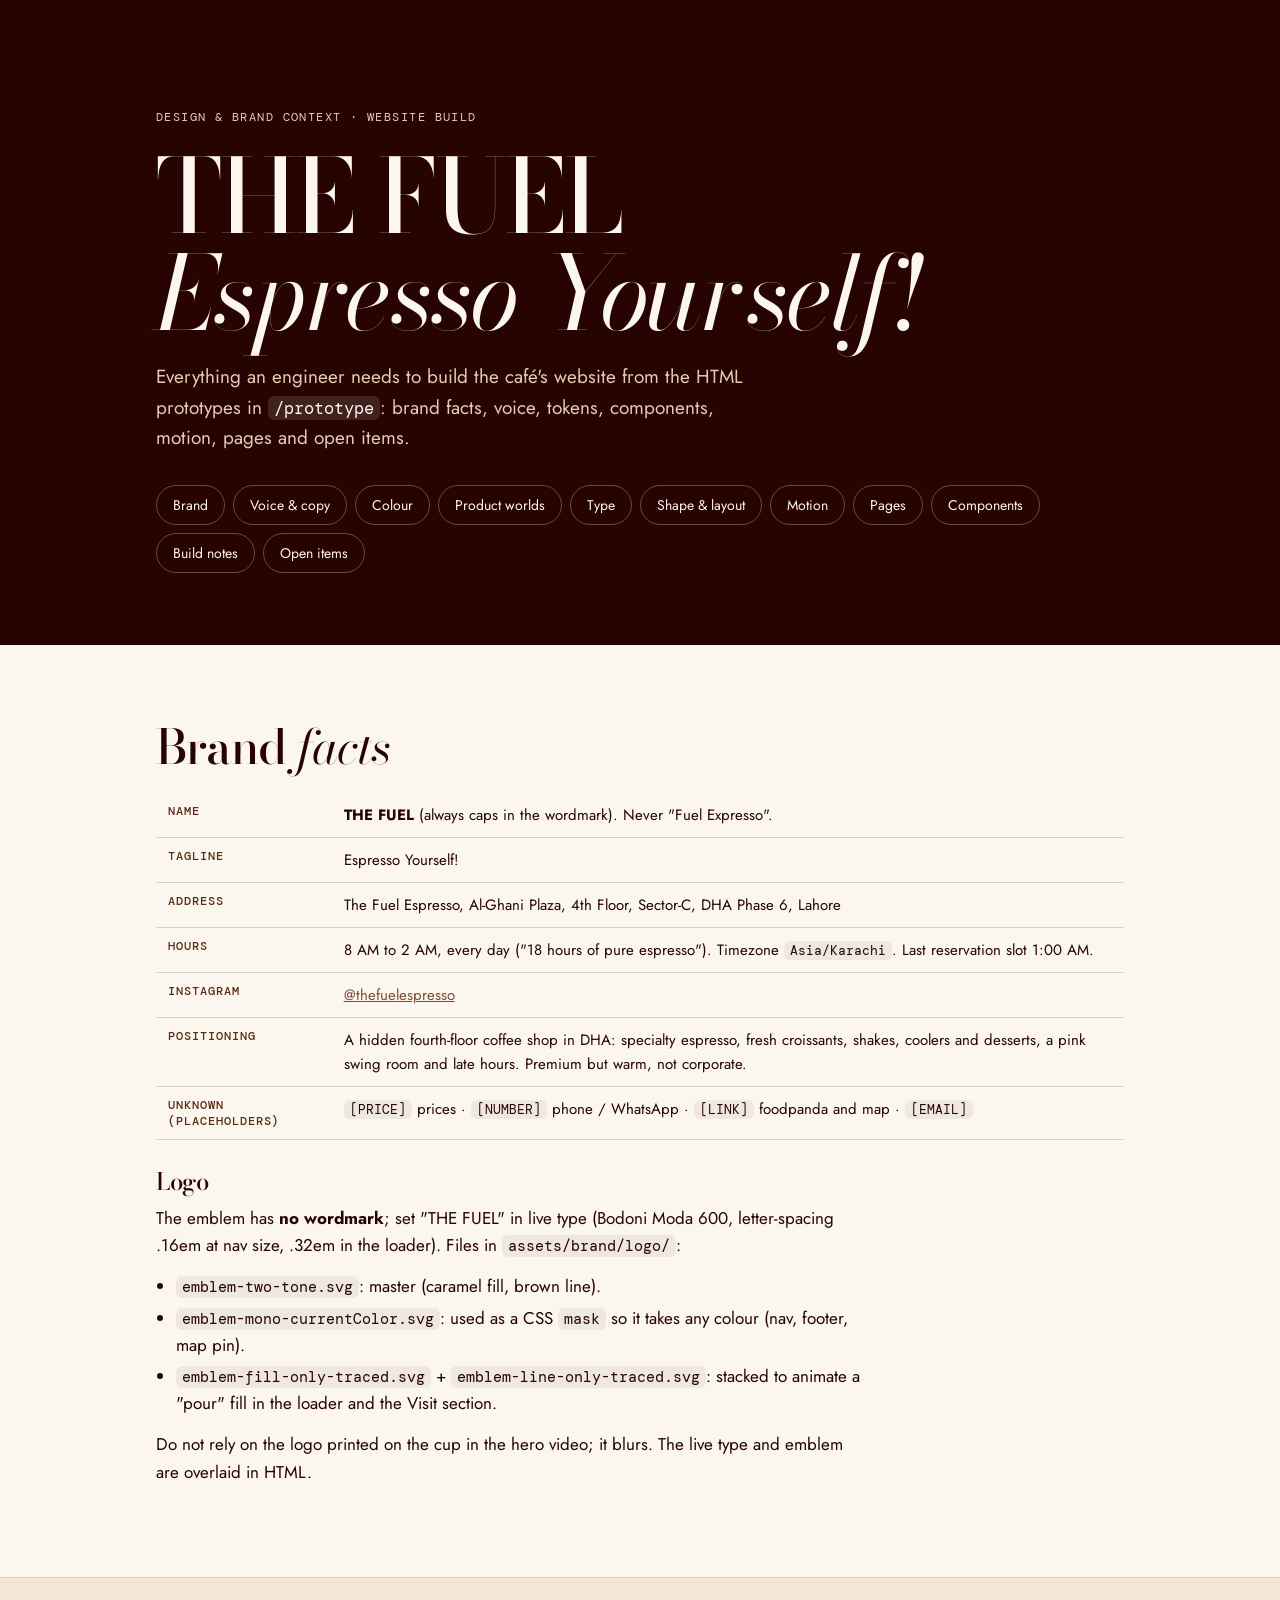
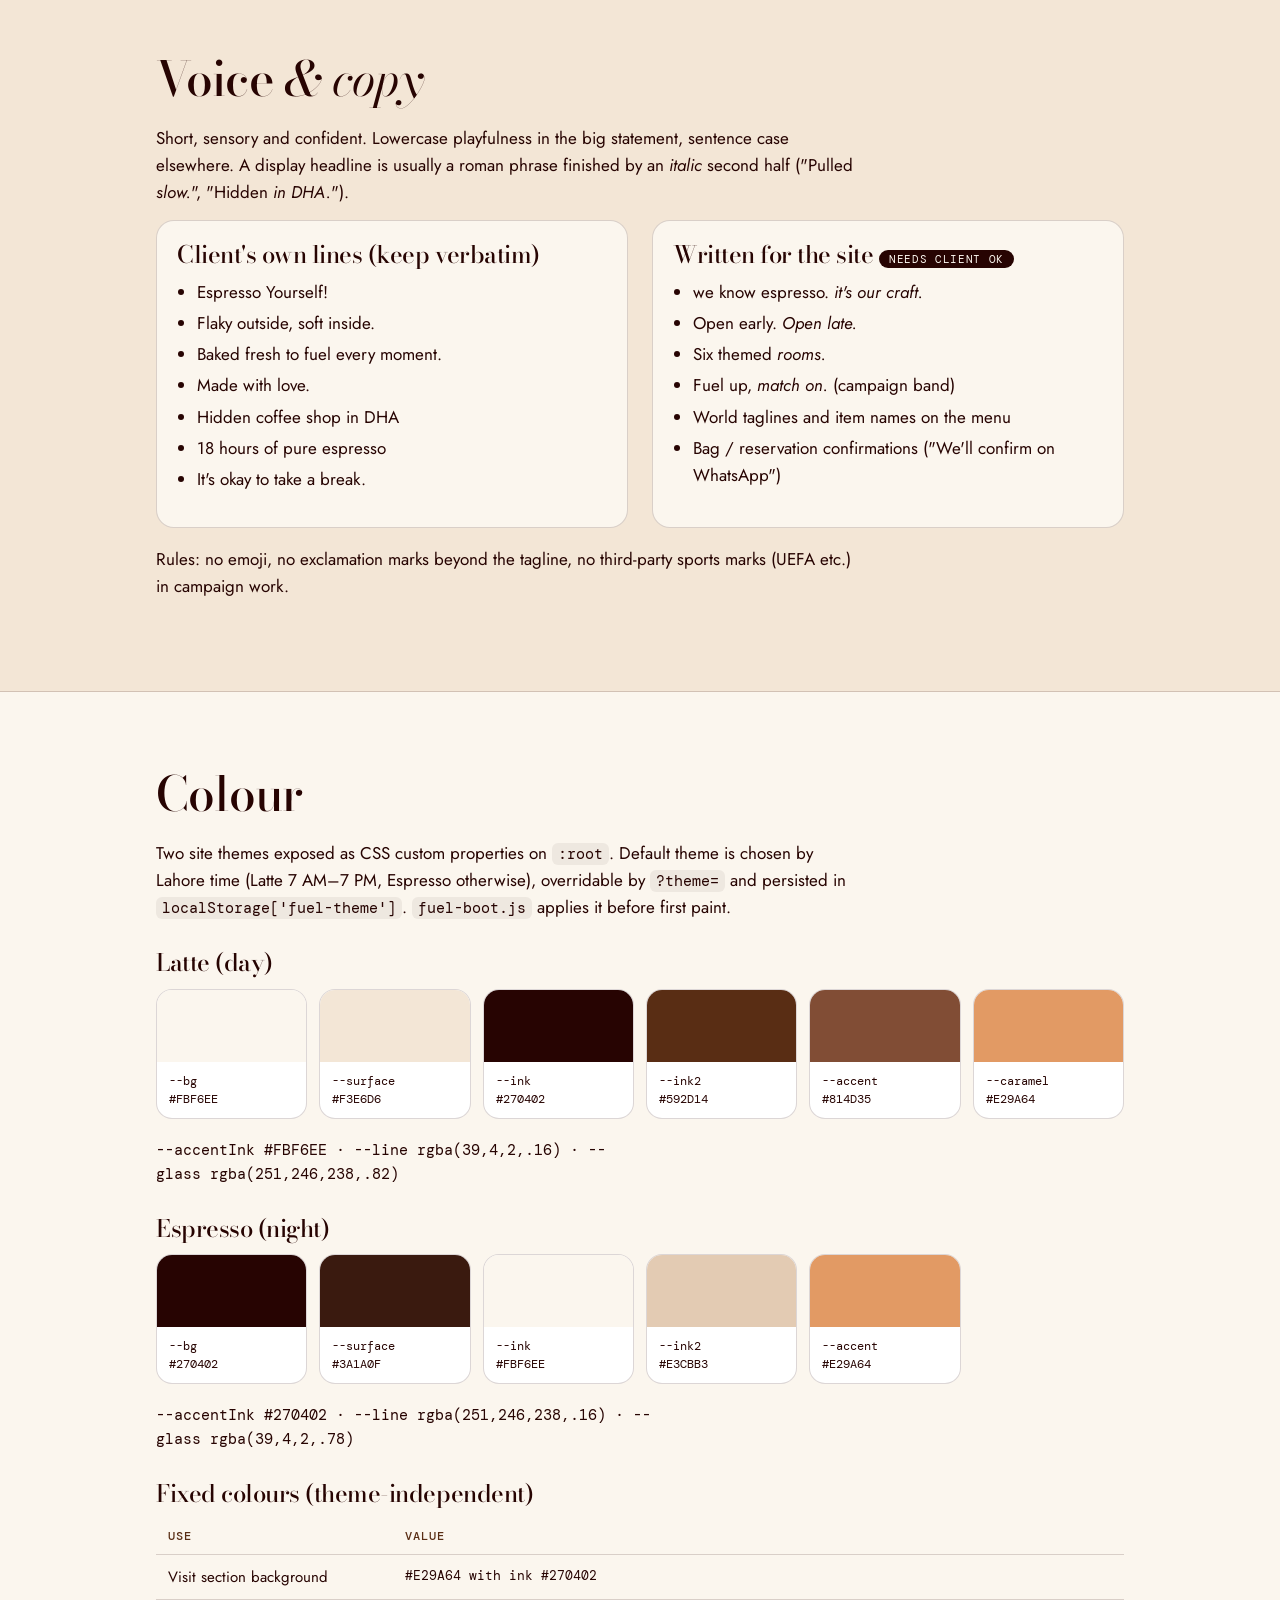
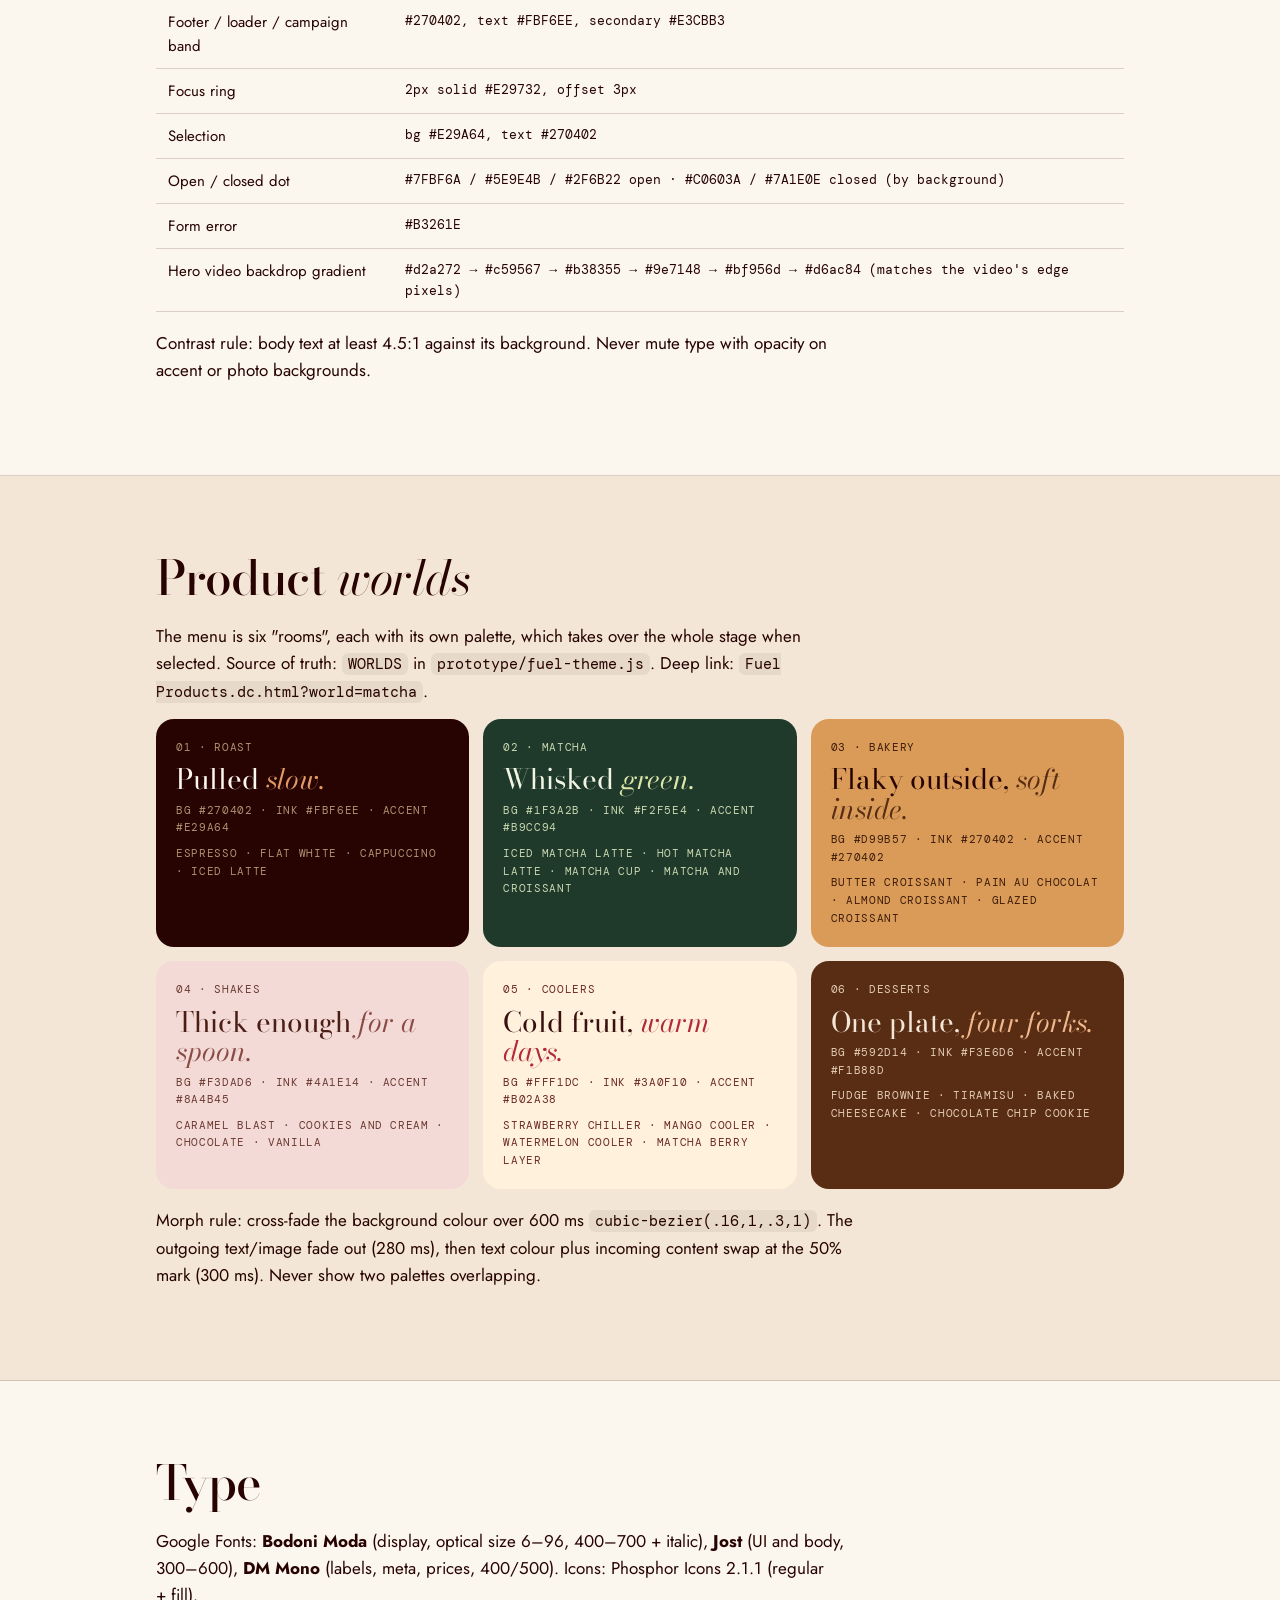
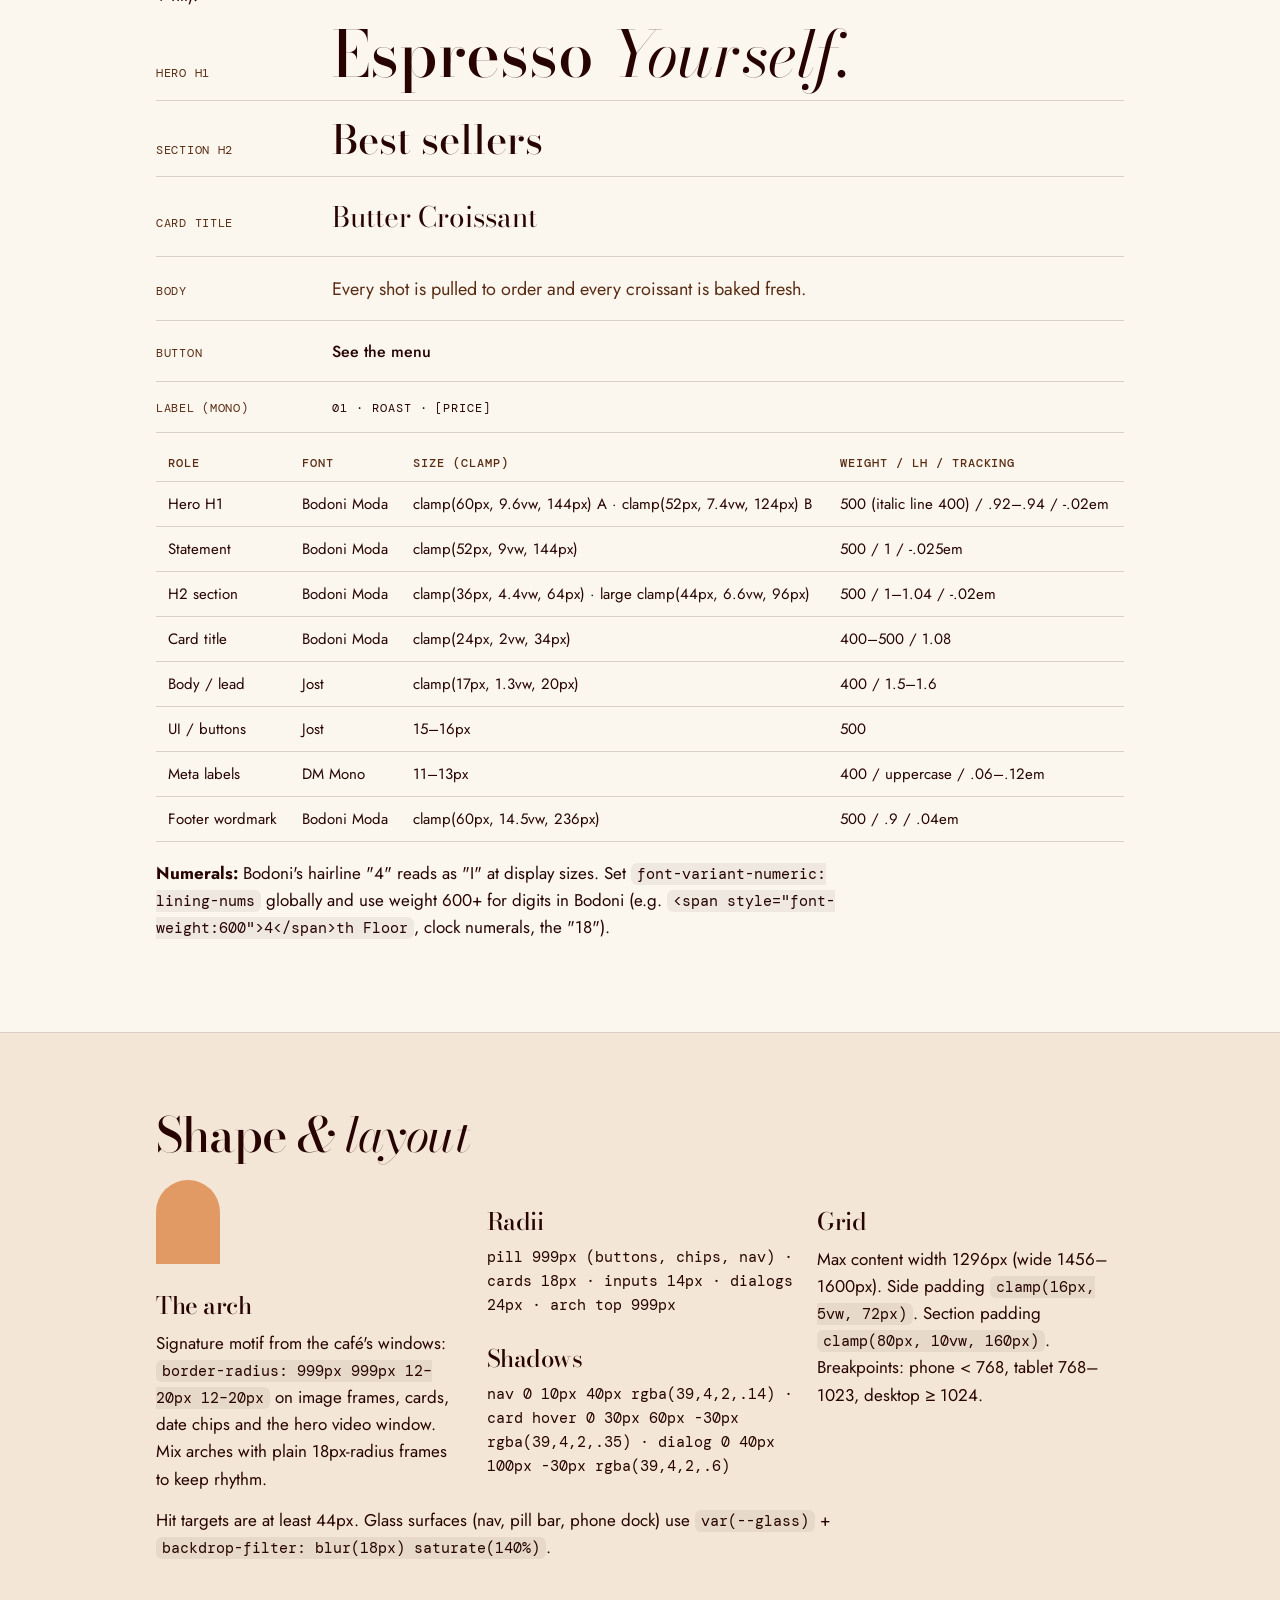
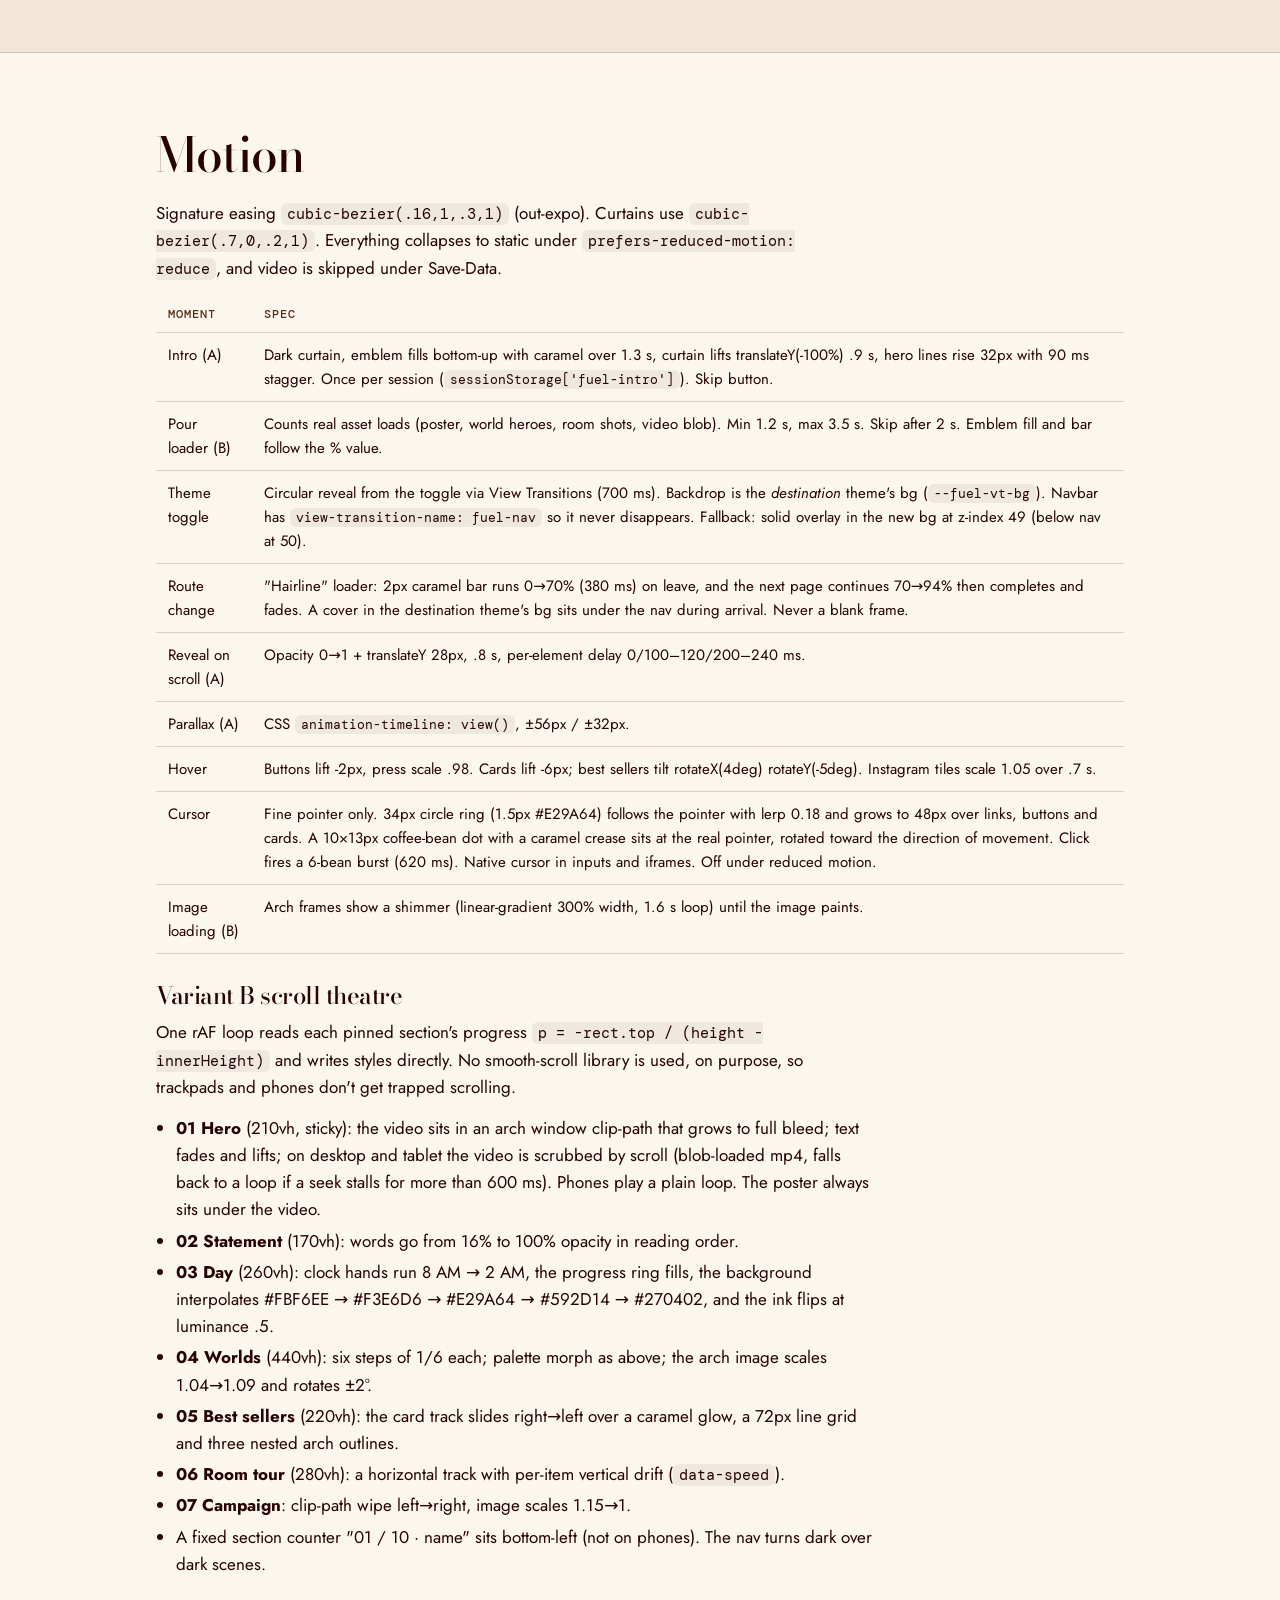
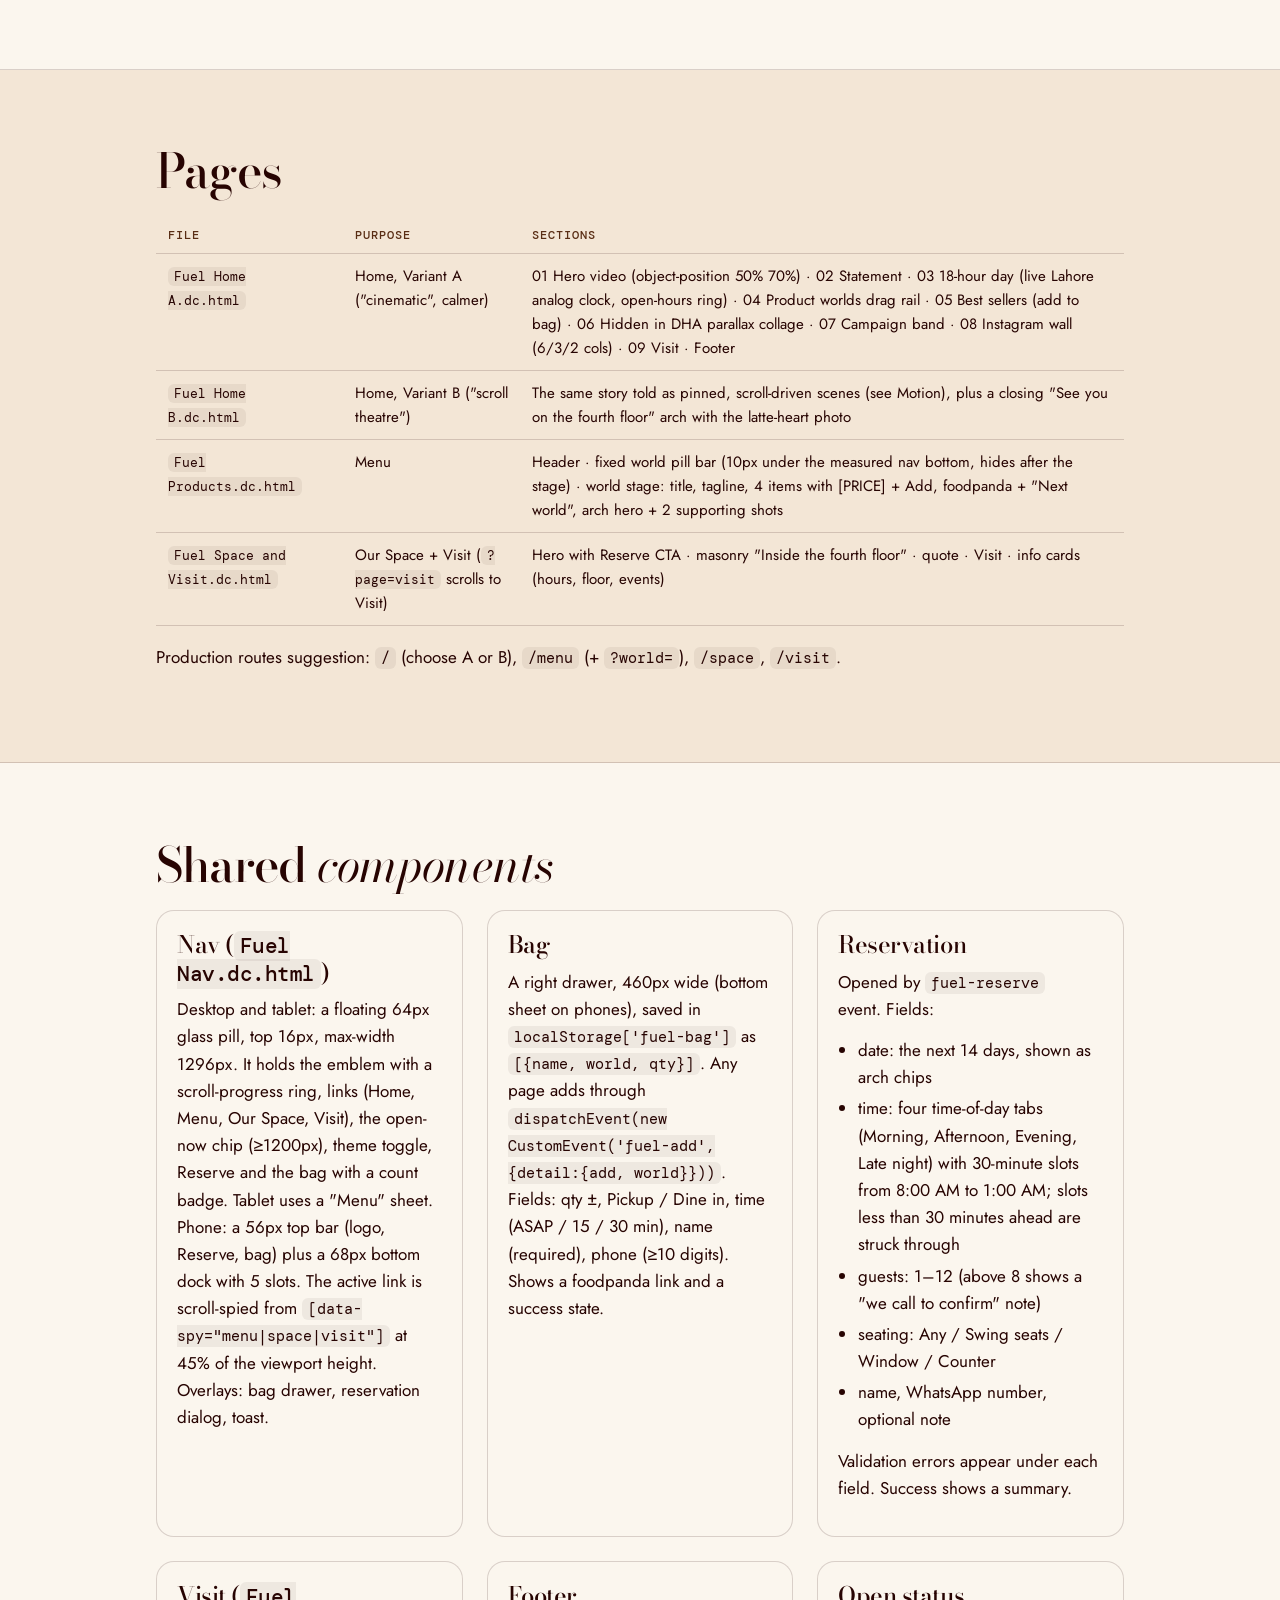
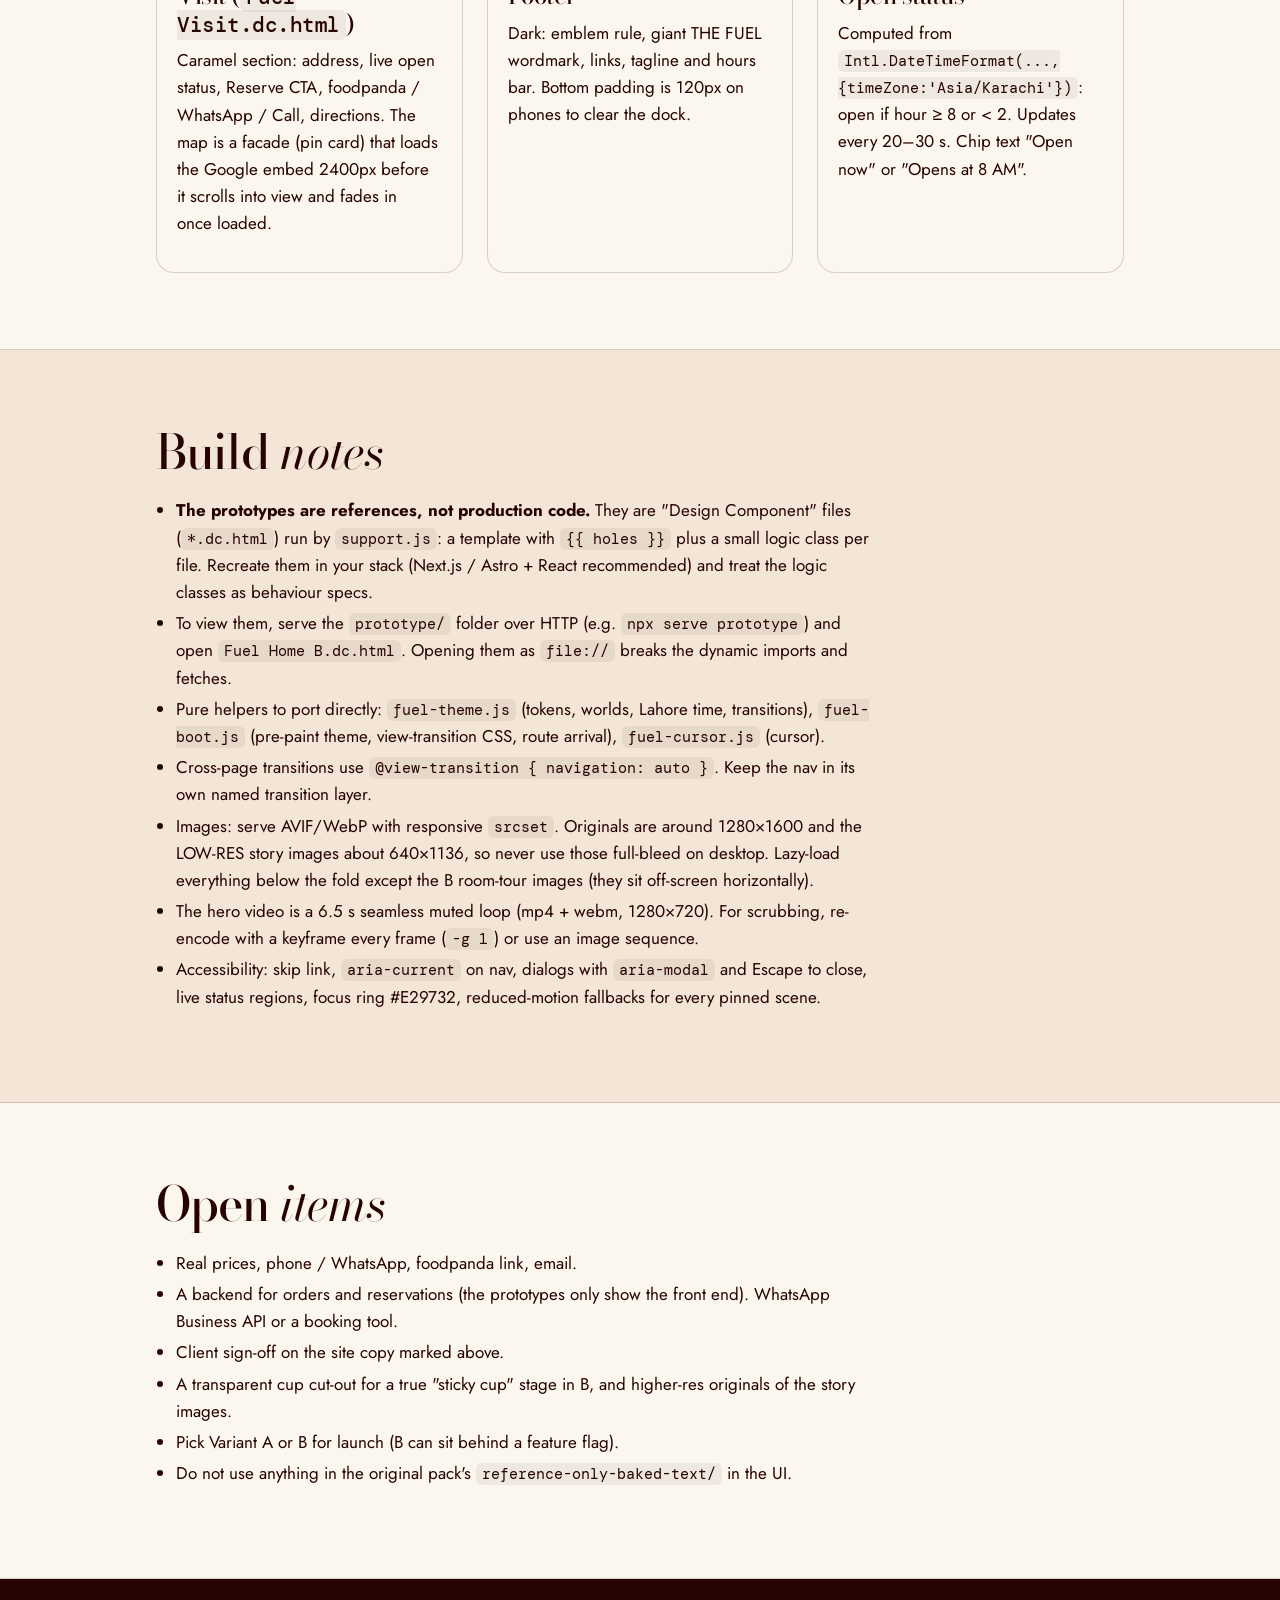
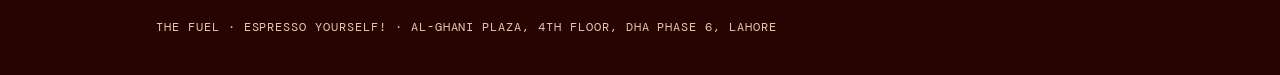
<file: context.html>
<!DOCTYPE html>
<html lang="en">
<head>
<meta charset="utf-8">
<meta name="viewport" content="width=device-width, initial-scale=1">
<title>THE FUEL · Design &amp; brand context</title>
<link rel="preconnect" href="https://fonts.googleapis.com">
<link rel="preconnect" href="https://fonts.gstatic.com" crossorigin>
<link rel="stylesheet" href="https://fonts.googleapis.com/css2?family=Bodoni+Moda:ital,opsz,wght@0,6..96,400..700;1,6..96,400..700&family=DM+Mono:wght@400;500&family=Jost:wght@300..600&display=swap">
<style>
:root{--bg:#FBF6EE;--surface:#F3E6D6;--ink:#270402;--ink2:#592D14;--accent:#814D35;--caramel:#E29A64;--line:rgba(39,4,2,.16)}
*{box-sizing:border-box}
html{background:var(--bg)}
body{margin:0;color:var(--ink);font:17px/1.6 Jost,system-ui,sans-serif;font-variant-numeric:lining-nums;-webkit-font-smoothing:antialiased}
a{color:var(--accent)} a:hover{color:var(--ink)}
.wrap{max-width:1080px;margin:0 auto;padding:0 clamp(16px,5vw,56px)}
header.top{background:#270402;color:#FBF6EE;padding:clamp(56px,8vw,104px) 0 clamp(40px,6vw,72px)}
header.top .eyebrow{font:400 12px 'DM Mono',monospace;letter-spacing:.12em;text-transform:uppercase;color:#E3CBB3}
h1,h2,h3{font-family:'Bodoni Moda',serif;font-weight:500;letter-spacing:-.02em;margin:0}
h1{font-size:clamp(48px,8vw,104px);line-height:.95;margin:18px 0 20px}
h1 em,h2 em{font-weight:400}
h2{font-size:clamp(32px,4vw,48px);line-height:1.05;margin-bottom:20px}
h3{font-size:24px;line-height:1.15;margin:28px 0 10px}
section{padding:clamp(48px,6vw,80px) 0;border-bottom:1px solid var(--line)}
section:nth-of-type(even){background:var(--surface)}
p{margin:0 0 14px;max-width:70ch;text-wrap:pretty}
.mono,code{font-family:'DM Mono',monospace;font-size:.88em}
code{background:rgba(39,4,2,.06);padding:1px 6px;border-radius:6px}
.lead{font-size:19px;color:#E3CBB3;max-width:56ch}
nav.toc{display:flex;flex-wrap:wrap;gap:8px;margin-top:32px}
nav.toc a{display:inline-flex;align-items:center;min-height:40px;padding:0 16px;border-radius:999px;border:1px solid rgba(251,246,238,.28);color:#FBF6EE;text-decoration:none;font-size:14px}
nav.toc a:hover{background:rgba(226,154,100,.22);color:#FBF6EE}
table{width:100%;border-collapse:collapse;font-size:15px;margin:8px 0 18px}
th,td{text-align:left;padding:10px 12px;border-bottom:1px solid var(--line);vertical-align:top}
th{font:500 12px 'DM Mono',monospace;letter-spacing:.08em;text-transform:uppercase;color:var(--ink2)}
.sw{display:grid;grid-template-columns:repeat(auto-fill,minmax(150px,1fr));gap:12px;margin:12px 0 20px}
.sw div{border-radius:16px;overflow:hidden;border:1px solid var(--line);background:#fff}
.sw span{display:block;height:72px}
.sw p{margin:0;padding:10px 12px;font:400 12px/1.5 'DM Mono',monospace}
.worlds{display:grid;grid-template-columns:repeat(auto-fill,minmax(300px,1fr));gap:14px}
.world{border-radius:18px;padding:20px;display:flex;flex-direction:column;gap:8px}
.world .t{font-family:'Bodoni Moda',serif;font-size:28px;line-height:1.05}
.world .m{font:400 11px/1.6 'DM Mono',monospace;letter-spacing:.06em;text-transform:uppercase}
.type{display:grid;gap:18px;margin:12px 0}
.type div{display:grid;grid-template-columns:minmax(0,160px) minmax(0,1fr);gap:16px;align-items:baseline;padding-bottom:16px;border-bottom:1px solid var(--line)}
.type .k{font:400 12px 'DM Mono',monospace;letter-spacing:.06em;text-transform:uppercase;color:var(--ink2)}
ul{padding-left:20px;margin:0 0 14px;max-width:72ch} li{margin:4px 0}
.cols{display:grid;grid-template-columns:repeat(auto-fit,minmax(280px,1fr));gap:24px}
.card{background:var(--bg);border:1px solid var(--line);border-radius:18px;padding:20px}
.arch{width:64px;height:84px;border-radius:999px 999px 10px 10px;background:var(--caramel)}
.flag{display:inline-block;padding:2px 10px;border-radius:999px;background:#270402;color:#FBF6EE;font:400 11px 'DM Mono',monospace;letter-spacing:.06em;text-transform:uppercase}
footer{background:#270402;color:#E3CBB3;padding:40px 0;font:400 12px 'DM Mono',monospace;letter-spacing:.08em;text-transform:uppercase}
</style>
</head>
<body>
<header class="top">
  <div class="wrap">
    <span class="eyebrow">Design &amp; brand context · Website build</span>
    <h1>THE FUEL<br><em>Espresso Yourself!</em></h1>
    <p class="lead">Everything an engineer needs to build the café's website from the HTML prototypes in <code style="background:rgba(251,246,238,.12);color:#FBF6EE">/prototype</code>: brand facts, voice, tokens, components, motion, pages and open items.</p>
    <nav class="toc" aria-label="Contents">
      <a href="#brand">Brand</a><a href="#voice">Voice &amp; copy</a><a href="#color">Colour</a><a href="#worlds">Product worlds</a><a href="#type">Type</a><a href="#shape">Shape &amp; layout</a><a href="#motion">Motion</a><a href="#pages">Pages</a><a href="#components">Components</a><a href="#build">Build notes</a><a href="#open">Open items</a>
    </nav>
  </div>
</header>

<main>
<section id="brand"><div class="wrap">
  <h2>Brand <em>facts</em></h2>
  <table>
    <tr><th>Name</th><td><strong>THE FUEL</strong> (always caps in the wordmark). Never "Fuel Expresso".</td></tr>
    <tr><th>Tagline</th><td>Espresso Yourself!</td></tr>
    <tr><th>Address</th><td>The Fuel Espresso, Al-Ghani Plaza, 4th Floor, Sector-C, DHA Phase 6, Lahore</td></tr>
    <tr><th>Hours</th><td>8 AM to 2 AM, every day ("18 hours of pure espresso"). Timezone <code>Asia/Karachi</code>. Last reservation slot 1:00 AM.</td></tr>
    <tr><th>Instagram</th><td><a href="https://instagram.com/thefuelespresso">@thefuelespresso</a></td></tr>
    <tr><th>Positioning</th><td>A hidden fourth-floor coffee shop in DHA: specialty espresso, fresh croissants, shakes, coolers and desserts, a pink swing room and late hours. Premium but warm, not corporate.</td></tr>
    <tr><th>Unknown (placeholders)</th><td><code>[PRICE]</code> prices · <code>[NUMBER]</code> phone / WhatsApp · <code>[LINK]</code> foodpanda and map · <code>[EMAIL]</code></td></tr>
  </table>
  <h3>Logo</h3>
  <p>The emblem has <strong>no wordmark</strong>; set "THE FUEL" in live type (Bodoni Moda 600, letter-spacing .16em at nav size, .32em in the loader). Files in <code>assets/brand/logo/</code>:</p>
  <ul>
    <li><code>emblem-two-tone.svg</code>: master (caramel fill, brown line).</li>
    <li><code>emblem-mono-currentColor.svg</code>: used as a CSS <code>mask</code> so it takes any colour (nav, footer, map pin).</li>
    <li><code>emblem-fill-only-traced.svg</code> + <code>emblem-line-only-traced.svg</code>: stacked to animate a "pour" fill in the loader and the Visit section.</li>
  </ul>
  <p>Do not rely on the logo printed on the cup in the hero video; it blurs. The live type and emblem are overlaid in HTML.</p>
</div></section>

<section id="voice"><div class="wrap">
  <h2>Voice <em>&amp; copy</em></h2>
  <p>Short, sensory and confident. Lowercase playfulness in the big statement, sentence case elsewhere. A display headline is usually a roman phrase finished by an <em>italic</em> second half ("Pulled <em>slow.</em>", "Hidden <em>in DHA.</em>").</p>
  <div class="cols">
    <div class="card"><h3 style="margin-top:0">Client's own lines (keep verbatim)</h3><ul><li>Espresso Yourself!</li><li>Flaky outside, soft inside.</li><li>Baked fresh to fuel every moment.</li><li>Made with love.</li><li>Hidden coffee shop in DHA</li><li>18 hours of pure espresso</li><li>It's okay to take a break.</li></ul></div>
    <div class="card"><h3 style="margin-top:0">Written for the site <span class="flag">needs client OK</span></h3><ul><li>we know espresso. <em>it's our craft.</em></li><li>Open early. <em>Open late.</em></li><li>Six themed <em>rooms.</em></li><li>Fuel up, <em>match on.</em> (campaign band)</li><li>World taglines and item names on the menu</li><li>Bag / reservation confirmations ("We'll confirm on WhatsApp")</li></ul></div>
  </div>
  <p style="margin-top:18px">Rules: no emoji, no exclamation marks beyond the tagline, no third-party sports marks (UEFA etc.) in campaign work.</p>
</div></section>

<section id="color"><div class="wrap">
  <h2>Colour</h2>
  <p>Two site themes exposed as CSS custom properties on <code>:root</code>. Default theme is chosen by Lahore time (Latte 7 AM–7 PM, Espresso otherwise), overridable by <code>?theme=</code> and persisted in <code>localStorage['fuel-theme']</code>. <code>fuel-boot.js</code> applies it before first paint.</p>
  <h3>Latte (day)</h3>
  <div class="sw">
    <div><span style="background:#FBF6EE"></span><p>--bg<br>#FBF6EE</p></div>
    <div><span style="background:#F3E6D6"></span><p>--surface<br>#F3E6D6</p></div>
    <div><span style="background:#270402"></span><p>--ink<br>#270402</p></div>
    <div><span style="background:#592D14"></span><p>--ink2<br>#592D14</p></div>
    <div><span style="background:#814D35"></span><p>--accent<br>#814D35</p></div>
    <div><span style="background:#E29A64"></span><p>--caramel<br>#E29A64</p></div>
  </div>
  <p class="mono">--accentInk #FBF6EE · --line rgba(39,4,2,.16) · --glass rgba(251,246,238,.82)</p>
  <h3>Espresso (night)</h3>
  <div class="sw">
    <div><span style="background:#270402"></span><p>--bg<br>#270402</p></div>
    <div><span style="background:#3A1A0F"></span><p>--surface<br>#3A1A0F</p></div>
    <div><span style="background:#FBF6EE"></span><p>--ink<br>#FBF6EE</p></div>
    <div><span style="background:#E3CBB3"></span><p>--ink2<br>#E3CBB3</p></div>
    <div><span style="background:#E29A64"></span><p>--accent<br>#E29A64</p></div>
  </div>
  <p class="mono">--accentInk #270402 · --line rgba(251,246,238,.16) · --glass rgba(39,4,2,.78)</p>
  <h3>Fixed colours (theme-independent)</h3>
  <table>
    <tr><th>Use</th><th>Value</th></tr>
    <tr><td>Visit section background</td><td class="mono">#E29A64 with ink #270402</td></tr>
    <tr><td>Footer / loader / campaign band</td><td class="mono">#270402, text #FBF6EE, secondary #E3CBB3</td></tr>
    <tr><td>Focus ring</td><td class="mono">2px solid #E29732, offset 3px</td></tr>
    <tr><td>Selection</td><td class="mono">bg #E29A64, text #270402</td></tr>
    <tr><td>Open / closed dot</td><td class="mono">#7FBF6A / #5E9E4B / #2F6B22 open · #C0603A / #7A1E0E closed (by background)</td></tr>
    <tr><td>Form error</td><td class="mono">#B3261E</td></tr>
    <tr><td>Hero video backdrop gradient</td><td class="mono">#d2a272 → #c59567 → #b38355 → #9e7148 → #bf956d → #d6ac84 (matches the video's edge pixels)</td></tr>
  </table>
  <p>Contrast rule: body text at least 4.5:1 against its background. Never mute type with opacity on accent or photo backgrounds.</p>
</div></section>

<section id="worlds"><div class="wrap">
  <h2>Product <em>worlds</em></h2>
  <p>The menu is six "rooms", each with its own palette, which takes over the whole stage when selected. Source of truth: <code>WORLDS</code> in <code>prototype/fuel-theme.js</code>. Deep link: <code>Fuel Products.dc.html?world=matcha</code>.</p>
  <div class="worlds">
    <div class="world" style="background:#270402;color:#FBF6EE"><span class="m" style="color:#B28F71">01 · Roast</span><span class="t">Pulled <em style="color:#E29A64">slow.</em></span><span class="m" style="color:#B28F71">bg #270402 · ink #FBF6EE · accent #E29A64</span><span class="m" style="color:#B28F71">Espresso · Flat White · Cappuccino · Iced Latte</span></div>
    <div class="world" style="background:#1F3A2B;color:#F2F5E4"><span class="m" style="color:#C9D6B0">02 · Matcha</span><span class="t">Whisked <em style="color:#DDE6A8">green.</em></span><span class="m" style="color:#C9D6B0">bg #1F3A2B · ink #F2F5E4 · accent #B9CC94</span><span class="m" style="color:#C9D6B0">Iced Matcha Latte · Hot Matcha Latte · Matcha Cup · Matcha and Croissant</span></div>
    <div class="world" style="background:#D99B57;color:#270402"><span class="m" style="color:#3E1C0B">03 · Bakery</span><span class="t">Flaky outside, <em style="color:#592D14">soft inside.</em></span><span class="m" style="color:#3E1C0B">bg #D99B57 · ink #270402 · accent #270402</span><span class="m" style="color:#3E1C0B">Butter Croissant · Pain au Chocolat · Almond Croissant · Glazed Croissant</span></div>
    <div class="world" style="background:#F3DAD6;color:#4A1E14"><span class="m" style="color:#6B3A32">04 · Shakes</span><span class="t">Thick enough <em style="color:#8A4B45">for a spoon.</em></span><span class="m" style="color:#6B3A32">bg #F3DAD6 · ink #4A1E14 · accent #8A4B45</span><span class="m" style="color:#6B3A32">Caramel Blast · Cookies and Cream · Chocolate · Vanilla</span></div>
    <div class="world" style="background:#FFF1DC;color:#3A0F10"><span class="m" style="color:#6B2A24">05 · Coolers</span><span class="t">Cold fruit, <em style="color:#B02A38">warm days.</em></span><span class="m" style="color:#6B2A24">bg #FFF1DC · ink #3A0F10 · accent #B02A38</span><span class="m" style="color:#6B2A24">Strawberry Chiller · Mango Cooler · Watermelon Cooler · Matcha Berry Layer</span></div>
    <div class="world" style="background:#592D14;color:#F3E6D6"><span class="m" style="color:#E3CBB3">06 · Desserts</span><span class="t">One plate, <em style="color:#F1B88D">four forks.</em></span><span class="m" style="color:#E3CBB3">bg #592D14 · ink #F3E6D6 · accent #F1B88D</span><span class="m" style="color:#E3CBB3">Fudge Brownie · Tiramisu · Baked Cheesecake · Chocolate Chip Cookie</span></div>
  </div>
  <p style="margin-top:18px">Morph rule: cross-fade the background colour over 600 ms <code>cubic-bezier(.16,1,.3,1)</code>. The outgoing text/image fade out (280 ms), then text colour plus incoming content swap at the 50% mark (300 ms). Never show two palettes overlapping.</p>
</div></section>

<section id="type"><div class="wrap">
  <h2>Type</h2>
  <p>Google Fonts: <strong>Bodoni Moda</strong> (display, optical size 6–96, 400–700 + italic), <strong>Jost</strong> (UI and body, 300–600), <strong>DM Mono</strong> (labels, meta, prices, 400/500). Icons: Phosphor Icons 2.1.1 (regular + fill).</p>
  <div class="type">
    <div><span class="k">Hero H1</span><span style="font-family:'Bodoni Moda';font-weight:500;font-size:64px;line-height:.94">Espresso <em style="font-weight:400">Yourself.</em></span></div>
    <div><span class="k">Section H2</span><span style="font-family:'Bodoni Moda';font-weight:500;font-size:40px;line-height:1.04">Best sellers</span></div>
    <div><span class="k">Card title</span><span style="font-family:'Bodoni Moda';font-size:28px">Butter Croissant</span></div>
    <div><span class="k">Body</span><span style="font-family:Jost;font-size:18px;line-height:1.6;color:var(--ink2)">Every shot is pulled to order and every croissant is baked fresh.</span></div>
    <div><span class="k">Button</span><span style="font-family:Jost;font-weight:500;font-size:16px">See the menu</span></div>
    <div><span class="k">Label (mono)</span><span style="font:400 12px 'DM Mono';letter-spacing:.08em;text-transform:uppercase">01 · Roast · [PRICE]</span></div>
  </div>
  <table>
    <tr><th>Role</th><th>Font</th><th>Size (clamp)</th><th>Weight / LH / tracking</th></tr>
    <tr><td>Hero H1</td><td>Bodoni Moda</td><td>clamp(60px, 9.6vw, 144px) A · clamp(52px, 7.4vw, 124px) B</td><td>500 (italic line 400) / .92–.94 / -.02em</td></tr>
    <tr><td>Statement</td><td>Bodoni Moda</td><td>clamp(52px, 9vw, 144px)</td><td>500 / 1 / -.025em</td></tr>
    <tr><td>H2 section</td><td>Bodoni Moda</td><td>clamp(36px, 4.4vw, 64px) · large clamp(44px, 6.6vw, 96px)</td><td>500 / 1–1.04 / -.02em</td></tr>
    <tr><td>Card title</td><td>Bodoni Moda</td><td>clamp(24px, 2vw, 34px)</td><td>400–500 / 1.08</td></tr>
    <tr><td>Body / lead</td><td>Jost</td><td>clamp(17px, 1.3vw, 20px)</td><td>400 / 1.5–1.6</td></tr>
    <tr><td>UI / buttons</td><td>Jost</td><td>15–16px</td><td>500</td></tr>
    <tr><td>Meta labels</td><td>DM Mono</td><td>11–13px</td><td>400 / uppercase / .06–.12em</td></tr>
    <tr><td>Footer wordmark</td><td>Bodoni Moda</td><td>clamp(60px, 14.5vw, 236px)</td><td>500 / .9 / .04em</td></tr>
  </table>
  <p><strong>Numerals:</strong> Bodoni's hairline "4" reads as "I" at display sizes. Set <code>font-variant-numeric: lining-nums</code> globally and use weight 600+ for digits in Bodoni (e.g. <code>&lt;span style="font-weight:600"&gt;4&lt;/span&gt;th Floor</code>, clock numerals, the "18").</p>
</div></section>

<section id="shape"><div class="wrap">
  <h2>Shape <em>&amp; layout</em></h2>
  <div class="cols">
    <div><div class="arch"></div><h3>The arch</h3><p>Signature motif from the café's windows: <code>border-radius: 999px 999px 12–20px 12–20px</code> on image frames, cards, date chips and the hero video window. Mix arches with plain 18px-radius frames to keep rhythm.</p></div>
    <div><h3>Radii</h3><p class="mono">pill 999px (buttons, chips, nav) · cards 18px · inputs 14px · dialogs 24px · arch top 999px</p><h3>Shadows</h3><p class="mono">nav 0 10px 40px rgba(39,4,2,.14) · card hover 0 30px 60px -30px rgba(39,4,2,.35) · dialog 0 40px 100px -30px rgba(39,4,2,.6)</p></div>
    <div><h3>Grid</h3><p>Max content width 1296px (wide 1456–1600px). Side padding <code>clamp(16px, 5vw, 72px)</code>. Section padding <code>clamp(80px, 10vw, 160px)</code>. Breakpoints: phone &lt; 768, tablet 768–1023, desktop ≥ 1024.</p></div>
  </div>
  <p>Hit targets are at least 44px. Glass surfaces (nav, pill bar, phone dock) use <code>var(--glass)</code> + <code>backdrop-filter: blur(18px) saturate(140%)</code>.</p>
</div></section>

<section id="motion"><div class="wrap">
  <h2>Motion</h2>
  <p>Signature easing <code>cubic-bezier(.16,1,.3,1)</code> (out-expo). Curtains use <code>cubic-bezier(.7,0,.2,1)</code>. Everything collapses to static under <code>prefers-reduced-motion: reduce</code>, and video is skipped under Save-Data.</p>
  <table>
    <tr><th>Moment</th><th>Spec</th></tr>
    <tr><td>Intro (A)</td><td>Dark curtain, emblem fills bottom-up with caramel over 1.3 s, curtain lifts translateY(-100%) .9 s, hero lines rise 32px with 90 ms stagger. Once per session (<code>sessionStorage['fuel-intro']</code>). Skip button.</td></tr>
    <tr><td>Pour loader (B)</td><td>Counts real asset loads (poster, world heroes, room shots, video blob). Min 1.2 s, max 3.5 s. Skip after 2 s. Emblem fill and bar follow the % value.</td></tr>
    <tr><td>Theme toggle</td><td>Circular reveal from the toggle via View Transitions (700 ms). Backdrop is the <em>destination</em> theme's bg (<code>--fuel-vt-bg</code>). Navbar has <code>view-transition-name: fuel-nav</code> so it never disappears. Fallback: solid overlay in the new bg at z-index 49 (below nav at 50).</td></tr>
    <tr><td>Route change</td><td>"Hairline" loader: 2px caramel bar runs 0→70% (380 ms) on leave, and the next page continues 70→94% then completes and fades. A cover in the destination theme's bg sits under the nav during arrival. Never a blank frame.</td></tr>
    <tr><td>Reveal on scroll (A)</td><td>Opacity 0→1 + translateY 28px, .8 s, per-element delay 0/100–120/200–240 ms.</td></tr>
    <tr><td>Parallax (A)</td><td>CSS <code>animation-timeline: view()</code>, ±56px / ±32px.</td></tr>
    <tr><td>Hover</td><td>Buttons lift -2px, press scale .98. Cards lift -6px; best sellers tilt rotateX(4deg) rotateY(-5deg). Instagram tiles scale 1.05 over .7 s.</td></tr>
    <tr><td>Cursor</td><td>Fine pointer only. 34px circle ring (1.5px #E29A64) follows the pointer with lerp 0.18 and grows to 48px over links, buttons and cards. A 10×13px coffee-bean dot with a caramel crease sits at the real pointer, rotated toward the direction of movement. Click fires a 6-bean burst (620 ms). Native cursor in inputs and iframes. Off under reduced motion.</td></tr>
    <tr><td>Image loading (B)</td><td>Arch frames show a shimmer (linear-gradient 300% width, 1.6 s loop) until the image paints.</td></tr>
  </table>
  <h3>Variant B scroll theatre</h3>
  <p>One rAF loop reads each pinned section's progress <code>p = -rect.top / (height - innerHeight)</code> and writes styles directly. No smooth-scroll library is used, on purpose, so trackpads and phones don't get trapped scrolling.</p>
  <ul>
    <li><strong>01 Hero</strong> (210vh, sticky): the video sits in an arch window clip-path that grows to full bleed; text fades and lifts; on desktop and tablet the video is scrubbed by scroll (blob-loaded mp4, falls back to a loop if a seek stalls for more than 600 ms). Phones play a plain loop. The poster always sits under the video.</li>
    <li><strong>02 Statement</strong> (170vh): words go from 16% to 100% opacity in reading order.</li>
    <li><strong>03 Day</strong> (260vh): clock hands run 8 AM → 2 AM, the progress ring fills, the background interpolates #FBF6EE → #F3E6D6 → #E29A64 → #592D14 → #270402, and the ink flips at luminance .5.</li>
    <li><strong>04 Worlds</strong> (440vh): six steps of 1/6 each; palette morph as above; the arch image scales 1.04→1.09 and rotates ±2°.</li>
    <li><strong>05 Best sellers</strong> (220vh): the card track slides right→left over a caramel glow, a 72px line grid and three nested arch outlines.</li>
    <li><strong>06 Room tour</strong> (280vh): a horizontal track with per-item vertical drift (<code>data-speed</code>).</li>
    <li><strong>07 Campaign</strong>: clip-path wipe left→right, image scales 1.15→1.</li>
    <li>A fixed section counter "01 / 10 · name" sits bottom-left (not on phones). The nav turns dark over dark scenes.</li>
  </ul>
</div></section>

<section id="pages"><div class="wrap">
  <h2>Pages</h2>
  <table>
    <tr><th>File</th><th>Purpose</th><th>Sections</th></tr>
    <tr><td><code>Fuel Home A.dc.html</code></td><td>Home, Variant A ("cinematic", calmer)</td><td>01 Hero video (object-position 50% 70%) · 02 Statement · 03 18-hour day (live Lahore analog clock, open-hours ring) · 04 Product worlds drag rail · 05 Best sellers (add to bag) · 06 Hidden in DHA parallax collage · 07 Campaign band · 08 Instagram wall (6/3/2 cols) · 09 Visit · Footer</td></tr>
    <tr><td><code>Fuel Home B.dc.html</code></td><td>Home, Variant B ("scroll theatre")</td><td>The same story told as pinned, scroll-driven scenes (see Motion), plus a closing "See you on the fourth floor" arch with the latte-heart photo</td></tr>
    <tr><td><code>Fuel Products.dc.html</code></td><td>Menu</td><td>Header · fixed world pill bar (10px under the measured nav bottom, hides after the stage) · world stage: title, tagline, 4 items with [PRICE] + Add, foodpanda + "Next world", arch hero + 2 supporting shots</td></tr>
    <tr><td><code>Fuel Space and Visit.dc.html</code></td><td>Our Space + Visit (<code>?page=visit</code> scrolls to Visit)</td><td>Hero with Reserve CTA · masonry "Inside the fourth floor" · quote · Visit · info cards (hours, floor, events)</td></tr>
  </table>
  <p>Production routes suggestion: <code>/</code> (choose A or B), <code>/menu</code> (+ <code>?world=</code>), <code>/space</code>, <code>/visit</code>.</p>
</div></section>

<section id="components"><div class="wrap">
  <h2>Shared <em>components</em></h2>
  <div class="cols">
    <div class="card"><h3 style="margin-top:0">Nav (<code>Fuel Nav.dc.html</code>)</h3><p>Desktop and tablet: a floating 64px glass pill, top 16px, max-width 1296px. It holds the emblem with a scroll-progress ring, links (Home, Menu, Our Space, Visit), the open-now chip (≥1200px), theme toggle, Reserve and the bag with a count badge. Tablet uses a "Menu" sheet. Phone: a 56px top bar (logo, Reserve, bag) plus a 68px bottom dock with 5 slots. The active link is scroll-spied from <code>[data-spy="menu|space|visit"]</code> at 45% of the viewport height. Overlays: bag drawer, reservation dialog, toast.</p></div>
    <div class="card"><h3 style="margin-top:0">Bag</h3><p>A right drawer, 460px wide (bottom sheet on phones), saved in <code>localStorage['fuel-bag']</code> as <code>[{name, world, qty}]</code>. Any page adds through <code>dispatchEvent(new CustomEvent('fuel-add', {detail:{add, world}}))</code>. Fields: qty ±, Pickup / Dine in, time (ASAP / 15 / 30 min), name (required), phone (≥10 digits). Shows a foodpanda link and a success state.</p></div>
    <div class="card"><h3 style="margin-top:0">Reservation</h3><p>Opened by <code>fuel-reserve</code> event. Fields:</p><ul><li>date: the next 14 days, shown as arch chips</li><li>time: four time-of-day tabs (Morning, Afternoon, Evening, Late night) with 30-minute slots from 8:00 AM to 1:00 AM; slots less than 30 minutes ahead are struck through</li><li>guests: 1–12 (above 8 shows a "we call to confirm" note)</li><li>seating: Any / Swing seats / Window / Counter</li><li>name, WhatsApp number, optional note</li></ul><p>Validation errors appear under each field. Success shows a summary.</p></div>
    <div class="card"><h3 style="margin-top:0">Visit (<code>Fuel Visit.dc.html</code>)</h3><p>Caramel section: address, live open status, Reserve CTA, foodpanda / WhatsApp / Call, directions. The map is a facade (pin card) that loads the Google embed 2400px before it scrolls into view and fades in once loaded.</p></div>
    <div class="card"><h3 style="margin-top:0">Footer</h3><p>Dark: emblem rule, giant THE FUEL wordmark, links, tagline and hours bar. Bottom padding is 120px on phones to clear the dock.</p></div>
    <div class="card"><h3 style="margin-top:0">Open status</h3><p>Computed from <code>Intl.DateTimeFormat(..., {timeZone:'Asia/Karachi'})</code>: open if hour ≥ 8 or &lt; 2. Updates every 20–30 s. Chip text "Open now" or "Opens at 8 AM".</p></div>
  </div>
</div></section>

<section id="build"><div class="wrap">
  <h2>Build <em>notes</em></h2>
  <ul>
    <li><strong>The prototypes are references, not production code.</strong> They are "Design Component" files (<code>*.dc.html</code>) run by <code>support.js</code>: a template with <code>{{ holes }}</code> plus a small logic class per file. Recreate them in your stack (Next.js / Astro + React recommended) and treat the logic classes as behaviour specs.</li>
    <li>To view them, serve the <code>prototype/</code> folder over HTTP (e.g. <code>npx serve prototype</code>) and open <code>Fuel Home B.dc.html</code>. Opening them as <code>file://</code> breaks the dynamic imports and fetches.</li>
    <li>Pure helpers to port directly: <code>fuel-theme.js</code> (tokens, worlds, Lahore time, transitions), <code>fuel-boot.js</code> (pre-paint theme, view-transition CSS, route arrival), <code>fuel-cursor.js</code> (cursor).</li>
    <li>Cross-page transitions use <code>@view-transition { navigation: auto }</code>. Keep the nav in its own named transition layer.</li>
    <li>Images: serve AVIF/WebP with responsive <code>srcset</code>. Originals are around 1280×1600 and the LOW-RES story images about 640×1136, so never use those full-bleed on desktop. Lazy-load everything below the fold except the B room-tour images (they sit off-screen horizontally).</li>
    <li>The hero video is a 6.5 s seamless muted loop (mp4 + webm, 1280×720). For scrubbing, re-encode with a keyframe every frame (<code>-g 1</code>) or use an image sequence.</li>
    <li>Accessibility: skip link, <code>aria-current</code> on nav, dialogs with <code>aria-modal</code> and Escape to close, live status regions, focus ring #E29732, reduced-motion fallbacks for every pinned scene.</li>
  </ul>
</div></section>

<section id="open"><div class="wrap">
  <h2>Open <em>items</em></h2>
  <ul>
    <li>Real prices, phone / WhatsApp, foodpanda link, email.</li>
    <li>A backend for orders and reservations (the prototypes only show the front end). WhatsApp Business API or a booking tool.</li>
    <li>Client sign-off on the site copy marked above.</li>
    <li>A transparent cup cut-out for a true "sticky cup" stage in B, and higher-res originals of the story images.</li>
    <li>Pick Variant A or B for launch (B can sit behind a feature flag).</li>
    <li>Do not use anything in the original pack's <code>reference-only-baked-text/</code> in the UI.</li>
  </ul>
</div></section>
</main>
<footer><div class="wrap">THE FUEL · Espresso Yourself! · Al-Ghani Plaza, 4th Floor, DHA Phase 6, Lahore</div></footer>
</body>
</html>
</file>
